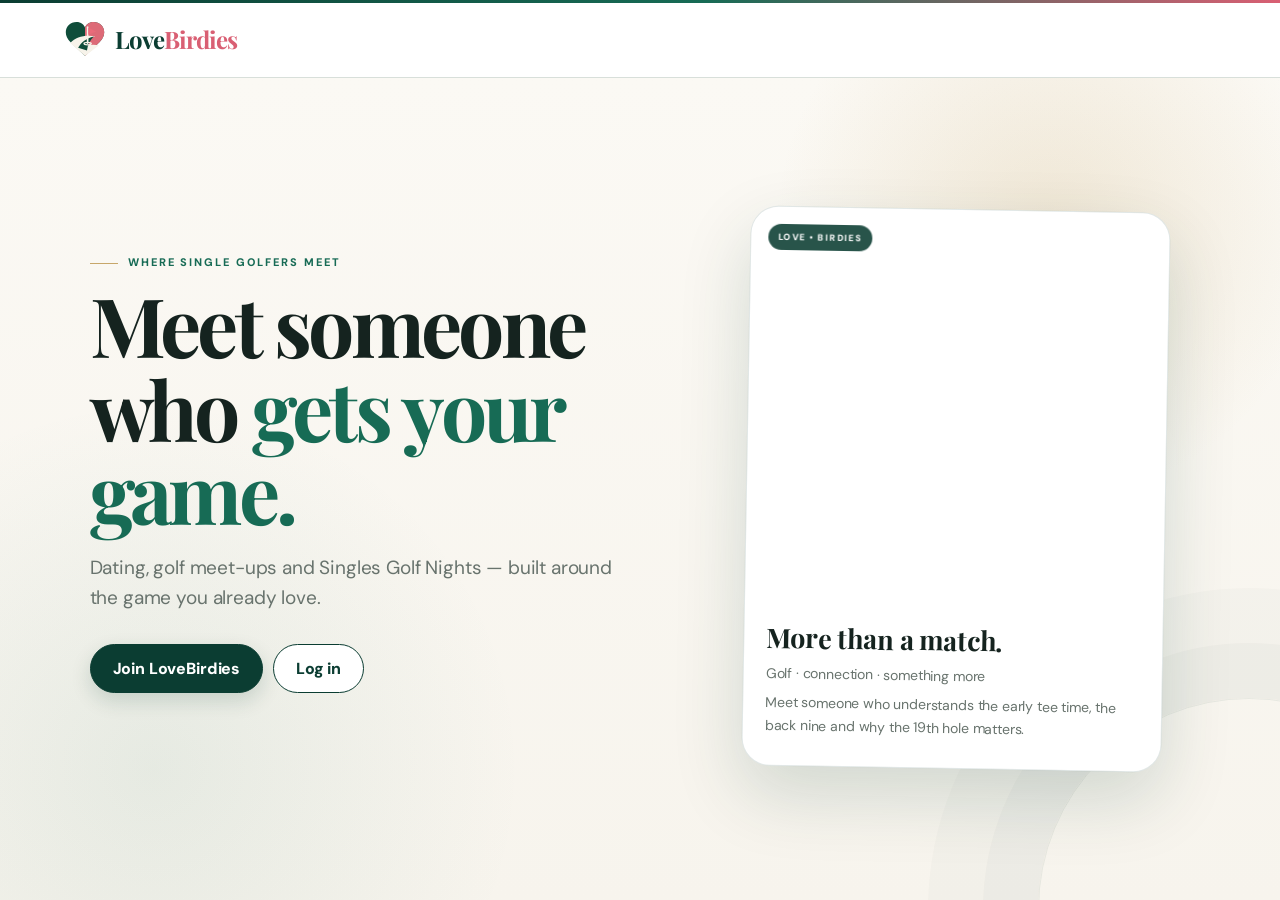
<file: static/index.html>
<!doctype html><html lang="en"><head><meta charset="utf-8"><meta name="viewport" content="width=device-width,initial-scale=1"><title>LoveBirdies — Where single golfers meet</title><meta name="description" content="LoveBirdies brings single golfers together through dating, golf meet-ups and Singles Golf Nights."><link rel="icon" type="image/svg+xml" href="/static/lovebirdies-mark.svg"><link rel="preconnect" href="https://fonts.googleapis.com"><link rel="preconnect" href="https://fonts.gstatic.com" crossorigin><link href="https://fonts.googleapis.com/css2?family=DM+Sans:wght@400;500;600;700&family=Playfair+Display:wght@700&display=swap" rel="stylesheet"><link rel="stylesheet" href="/static/styles.css?v=20260912-brand2"><link rel="stylesheet" href="/static/logo-override.css?v=20260912-logo1"><link rel="stylesheet" href="/static/golf.css?v=20260912-brand2"><link rel="stylesheet" href="/static/mobile.css?v=20260922-home1"></head><body>
<header><div class="brand"><img src="/static/lovebirdies-mark.svg" alt=""><b>Love<span>Birdies</span></b></div><nav id="nav"><button data-view="home">Home</button><button data-view="discover">Discover</button><button data-view="golf">Golf</button><button data-view="matches">Matches</button><button data-view="chats">Chats <span id="chatBadge" class="badge hidden">0</span></button><button data-view="profile">My profile</button><button id="logout">Log out</button></nav></header><main>
<section id="welcome" class="welcome"><div class="hero"><div><div class="eyebrow">Where single golfers meet</div><h1>Meet someone who <em>gets your game.</em></h1><p>Dating, golf meet-ups and Singles Golf Nights — built around the game you already love.</p><div class="hero-actions"><button class="primary" id="showRegister">Join LoveBirdies</button><button class="secondary" id="showLogin">Log in</button><button class="secondary hidden" id="enterApp">Enter LoveBirdies</button></div></div><div class="visual"><div class="card"><div class="hero-photo"></div><div class="pad"><h3>More than a match.</h3><p>Golf · connection · something more</p><p>Meet someone who understands the early tee time, the back nine and why the 19th hole matters.</p></div></div></div></div></section>
<section id="app" class="hidden app-shell"><aside><button class="side active" data-view="home">⌂ Home</button><button class="side" data-view="discover">♥ Discover</button><button class="side" data-view="golf">⛳ Golf</button><button class="side" data-view="matches">☻ Matches</button><button class="side" data-view="chats">✉ Chats <span id="sideChatBadge" class="badge hidden">0</span></button><button class="side" data-view="profile">⚙ My profile</button><div class="aside-note"><b>LoveBirdies</b><p>Where single golfers meet — on the app, on the course and at the clubhouse.</p></div></aside><div class="content">
<section id="homeView" class="view"><div class="home-welcome"><div class="eyebrow">Your LoveBirdies home</div><h2 id="homeHello">Who might you meet today?</h2><p>Golf, good company and maybe something more.</p></div><div class="home-search"><h3>Find golfers</h3><div class="home-search-grid"><label>Interested in<select id="homeInterested"><option>Women</option><option>Men</option><option>Everyone</option></select></label><label>Age from<input id="homeMinAge" type="number" min="18" max="99"></label><label>Age to<input id="homeMaxAge" type="number" min="18" max="99"></label><label>Distance<select id="homeRadius"><option value="10">10 km</option><option value="25">25 km</option><option value="50">50 km</option><option value="100">100 km</option><option value="250">250 km</option></select></label></div><button class="primary full" id="homeFind">Find golfers ♥</button></div><div class="home-cards"><button class="home-card" data-home-go="golf"><span>⛳</span><div><b>Fancy a Round?</b><small>Find playing partners and member meet-ups.</small></div><strong>→</strong></button><button class="home-card" data-home-go="golf"><span>🎉</span><div><b>Singles Golf Nights</b><small>See upcoming club-hosted events.</small></div><strong>→</strong></button><button class="home-card" data-home-go="chats"><span>💬</span><div><b>Your conversations</b><small>Pick up where you left off.</small></div><strong>→</strong></button></div></section>
<section id="discoverView" class="view"><div class="topline"><div><div class="eyebrow">Discover</div><h2>Meet golfers</h2><p class="meta" id="discoverSummary"></p></div><button class="secondary" id="refresh">Refresh</button></div><div id="profiles" class="profiles"></div></section>
<section id="golfView" class="view hidden"><div class="golf-hero"><div><div class="eyebrow">Meet through the game</div><h2>Golf together.</h2><p>Suggest a round, meet at the 19th or join a Singles Golf Night hosted by a LoveBirdies golf club.</p></div><div><button class="primary" id="newGolfPost">+ Post a meet-up</button><br><a class="club-link" href="/clubs">Are you a golf club? Host an event →</a></div></div><div class="golf-section-title"><div><div class="eyebrow">Hosted by golf clubs</div><h2>Singles Golf Nights</h2><p class="meta">Golf clubs choose the date, format and capacity. LoveBirdies brings the singles.</p></div></div><div id="singlesEvents" class="golf-event-grid"></div><div class="golf-section-title"><div><div class="eyebrow">Member meet-ups</div><h2>Fancy a Round? & 19th Hole</h2><p class="meta">Low-pressure ways to meet another golfer.</p></div><button class="secondary" onclick="GOLF.load()">Refresh</button></div><div id="memberGolfPosts" class="golf-feed"></div></section>
<section id="matchesView" class="view hidden"><div class="eyebrow">Connections</div><h2>Your matches</h2><p class="meta">Mutual matches can message each other privately.</p><div id="matches" class="matches"></div></section>
<section id="chatsView" class="view hidden"><div class="eyebrow">Messages</div><h2>Your chats</h2><div class="chat-shell"><div class="conversation-panel"><div id="conversationList" class="conversation-list"></div></div><div class="chat-panel"><div id="chatEmpty" class="chat-empty"><div class="bigheart">♥</div><h3>Start a conversation</h3><p>Select a match to open your private chat.</p></div><div id="activeChat" class="hidden"><div id="chatHeader" class="chat-header"></div><div id="messages" class="messages"></div><form id="messageForm" class="composer"><input id="messageInput" placeholder="Write a message…" autocomplete="off" maxlength="1000"><button class="primary">Send</button></form></div></div></div></section>
<section id="profileView" class="view hidden"><div class="eyebrow">Your account</div><h2>Profile & matching preferences</h2><form id="profileForm" class="profile-form"><label>Profile photo<div id="photoPreview" style="width:180px;height:180px;border-radius:20px;background:#edf2ef center/cover no-repeat;margin:8px 0 12px"></div><input id="photoFile" type="file" accept="image/jpeg,image/png,image/webp"><small>JPG, PNG or WebP · maximum 5 MB</small></label><button type="button" class="secondary" id="uploadPhoto">Upload photo</button><h3>About you</h3><div class="grid2"><label>Name<input name="name"></label><label>Age<input name="age" type="number" min="18" max="99"></label></div><div class="grid2"><label>Area / town<input name="location" placeholder="e.g. Donabate"><small>Only this area name is shown to other members.</small></label><label>Handicap<input name="handicap" type="number" min="0" max="54" step="0.1"></label></div><div class="location-box"><div><b>Distance matching</b><p id="locationStatus" class="meta">Distance matching is not enabled yet.</p><small>Your browser location is rounded before storage. Other members see only an approximate distance, never your coordinates.</small></div><button type="button" class="secondary" id="setAreaLocation">Enable distance matching</button></div><div class="grid2"><label>I am<select name="gender"><option></option><option>Woman</option><option>Man</option><option>Non-binary</option><option>Prefer not to say</option></select></label><label>Interested in<select name="interested_in"><option></option><option>Women</option><option>Men</option><option>Everyone</option></select></label></div><label>Looking for<select name="looking_for"><option>A serious relationship</option><option>Dating and seeing where it goes</option><option>New connections</option></select></label><div class="grid2"><label>Golf style<select name="golf_style"><option>Social golfer</option><option>Competitive golfer</option><option>Casual golfer</option><option>Beginner golfer</option></select></label><label>Home club<input name="home_club"></label></div><label>About me<textarea name="bio" rows="4" placeholder="A little about you, on and off the course..."></textarea></label><h3>Who you'd like to meet</h3><div class="grid2"><label>Minimum age<input name="min_age" type="number" min="18" max="99"></label><label>Maximum age<input name="max_age" type="number" min="18" max="99"></label></div><label>Search radius<select name="search_radius"><option value="10">10 km</option><option value="25">25 km</option><option value="50">50 km</option><option value="100">100 km</option><option value="250">250 km</option></select></label><input type="hidden" name="onboarding_complete" value="1"><button class="primary">Save profile & preferences</button><div class="danger-zone"><h3>Account</h3><p class="meta">Deleting your account permanently removes your profile, likes, matches and messages.</p><button type="button" class="danger" id="deleteAccount">Delete my account</button></div></form></section></div></section></main>
<dialog id="authDialog"><form id="authForm" class="modal"><button type="button" class="x" id="closeAuth">×</button><div class="brand"><img src="/static/lovebirdies-mark.svg" alt=""><b>Love<span>Birdies</span></b></div><h2 id="authTitle">Create account</h2><p id="authSub">Start with the basics. We'll build your matching preferences next.</p><div id="registerFields"><label>First name<input name="name"></label><div class="grid2"><label>Age<input name="age" type="number" min="18"></label><label>Handicap<input name="handicap" type="number" min="0" max="54" step="0.1"></label></div><label>Area / town<input name="location" placeholder="e.g. Donabate"></label></div><label>Email<input name="email" type="email" required></label><label>Password<input name="password" type="password" required minlength="8"></label><button class="primary full" id="authSubmit">Create account</button><p class="error" id="authError"></p></form></dialog>
<dialog id="onboardingDialog"><div class="modal"><div class="brand"><img src="/static/lovebirdies-mark.svg" alt=""><b>Love<span>Birdies</span></b></div><div class="eyebrow" style="margin-top:24px">One more step</div><h2>Let's improve your matches.</h2><p>Add a photo, set your preferences and optionally enable approximate distance matching.</p><button class="primary full" id="startOnboarding">Complete my profile</button><button class="secondary full" id="laterOnboarding" style="margin-top:10px">I'll do it later</button></div></dialog>
<dialog id="golfPostDialog"><form id="golfPostForm" class="modal"><button type="button" class="x" id="closeGolfPost">×</button><div class="eyebrow">Golf meet-up</div><h2>Make a plan</h2><label>What do you fancy?<select name="kind"><option value="round">⛳ Fancy a Round?</option><option value="19th">🍷 19th Hole</option></select></label><label>Golf club / venue<input name="venue" placeholder="e.g. Donabate Golf Club" required></label><div class="grid2"><label>Date<input name="event_date" type="date" required></label><label>Time<input name="event_time" type="time" required></label></div><div class="grid2"><label>Golf<select name="holes"><option value="18 holes">18 holes</option><option value="9 holes">9 holes</option><option value="Clubhouse only">Clubhouse only</option></select></label><label>Style<select name="style"><option>Social</option><option>Relaxed</option><option>Competitive</option></select></label></div><label>Note<textarea name="notes" rows="3" placeholder="Anything you'd like people to know..."></textarea></label><input type="hidden" name="capacity" value="2"><button class="primary full">Post to LoveBirdies</button></form></dialog>
<dialog id="reportDialog"><form id="reportForm" class="modal"><button type="button" class="x" id="closeReport">×</button><div class="eyebrow">Safety</div><h2>Report profile</h2><p id="reportName" class="meta"></p><input type="hidden" id="reportUserId"><label>Reason<select id="reportReason" required><option value="">Choose a reason</option><option>Fake profile or scam</option><option>Harassment or abusive behaviour</option><option>Inappropriate content</option><option>Underage concern</option><option>Spam</option><option>Other safety concern</option></select></label><label>Details<textarea id="reportDetails" rows="4"></textarea></label><button class="primary full" type="submit">Submit report</button></form></dialog>
<dialog id="deleteDialog"><form id="deleteForm" class="modal"><button type="button" class="x" id="closeDelete">×</button><div class="eyebrow">Permanent action</div><h2>Delete your account?</h2><p>This cannot be undone. Enter your password to confirm.</p><label>Password<input id="deletePassword" type="password" required></label><button class="danger full" type="submit">Permanently delete account</button><p class="error" id="deleteError"></p></form></dialog>
<dialog id="matchDialog"><div class="modal center"><div class="bigheart">♥</div><div class="eyebrow">It's a birdie!</div><h2>It's a match</h2><p>You can now message each other privately.</p><button class="primary full" id="closeMatch">Great</button></div></dialog><div id="toast" class="toast"></div><script src="/static/private-photos.js?v=1"></script><script src="/static/app.js?v=20261015-privatephotos"></script><script src="/static/golf.js?v=20260912-brand2"></script><script>
/* navigation safety binding */
document.addEventListener('DOMContentLoaded',function(){
 document.querySelectorAll('[data-view]').forEach(function(b){b.addEventListener('click',function(){if(typeof showView==='function')showView(b.dataset.view)})});
 document.querySelectorAll('[data-home-go]').forEach(function(b){b.addEventListener('click',function(){if(typeof showView==='function')showView(b.dataset.homeGo)})});
});
</script></body></html>
</file>
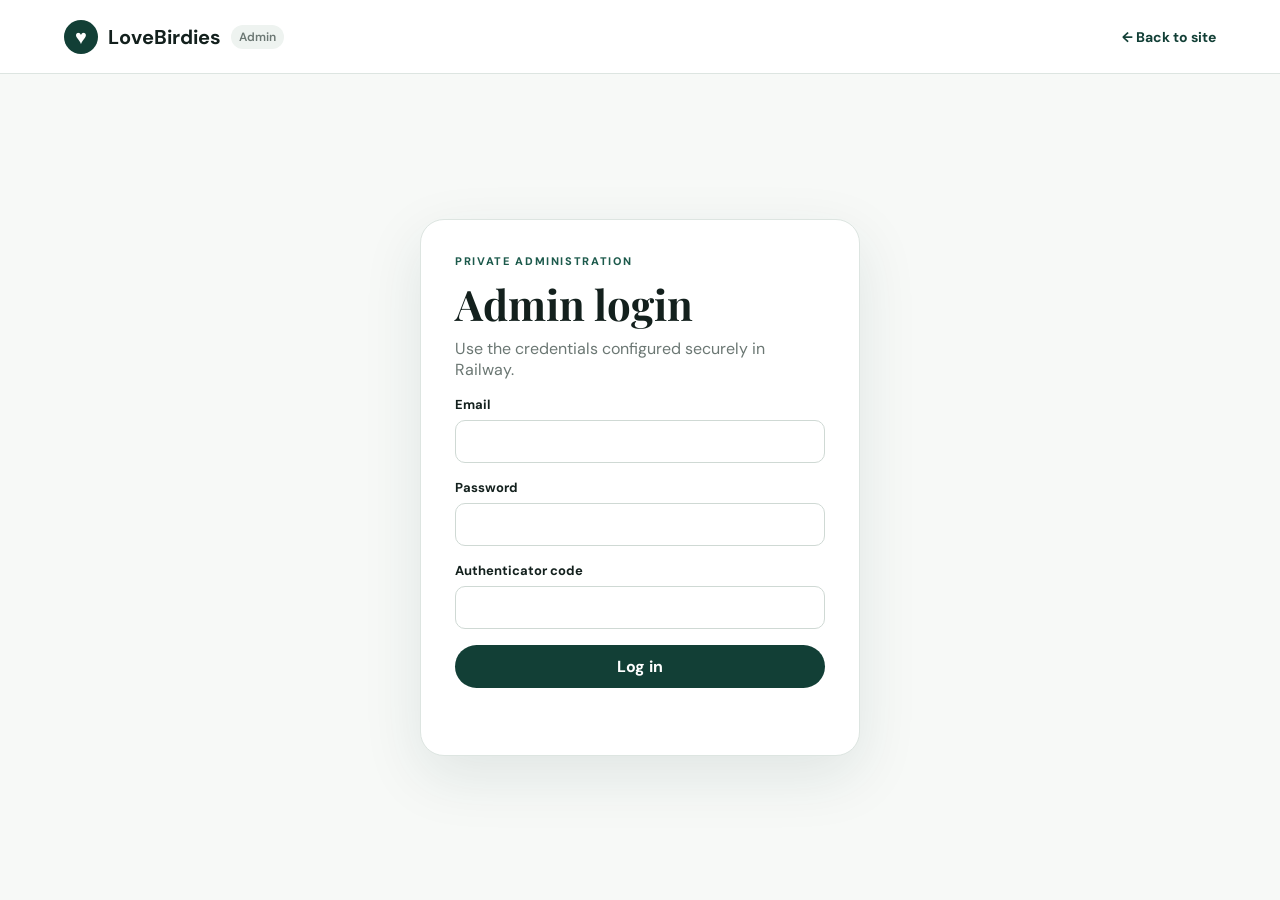
<file: static/admin.html>
<!doctype html>
<html lang="en">
<head>
  <meta charset="utf-8">
  <meta name="viewport" content="width=device-width,initial-scale=1">
  <title>LoveBirdies Admin</title>
  <link rel="preconnect" href="https://fonts.googleapis.com">
  <link rel="preconnect" href="https://fonts.gstatic.com" crossorigin>
  <link href="https://fonts.googleapis.com/css2?family=DM+Sans:wght@400;500;600;700&family=Playfair+Display:wght@700&display=swap" rel="stylesheet">
  <link rel="stylesheet" href="/static/admin.css?v=20260911-2235">
</head>
<body>
  <header class="admin-header"><div class="brand"><span>♥</span>LoveBirdies <small>Admin</small></div><a href="/" class="back-link">← Back to site</a></header>
  <main>
    <section id="loginPanel" class="login-wrap">
      <form id="adminLoginForm" class="login-card"><div class="eyebrow">Private administration</div><h1>Admin login</h1><p>Use the credentials configured securely in Railway.</p><label>Email<input id="adminEmail" type="email" autocomplete="username" required></label><label>Password<input id="adminPassword" type="password" autocomplete="current-password" required></label><label>Authenticator code<input id="adminOtp" type="text" inputmode="numeric" pattern="[0-9]{6}" maxlength="6" autocomplete="one-time-code" required></label><button class="primary" type="submit">Log in</button><p id="loginError" class="error"></p></form>
    </section>
    <section id="dashboard" class="dashboard hidden">
      <div class="dashboard-top"><div><div class="eyebrow">Overview</div><h1>LoveBirdies admin</h1><p>Private account, activity and safety overview.</p></div><button id="adminLogout" class="secondary">Log out</button></div>
      <div class="stats"><article><span id="statUsers">0</span><small>Registered users</small></article><article><span id="statLikes">0</span><small>Likes sent</small></article><article><span id="statMatches">0</span><small>Matches</small></article><article><span id="statMessages">0</span><small>Messages</small></article><article><span id="statReports">0</span><small>Open reports</small></article></div>
      <div class="table-card">
        <div class="table-head"><div><h2>Safety reports</h2><p>Review member-submitted reports and update their status.</p></div></div>
        <div class="table-scroll"><table><thead><tr><th>Reported member</th><th>Reported by</th><th>Reason</th><th>Details</th><th>Submitted</th><th>Status</th></tr></thead><tbody id="reportsBody"></tbody></table></div>
        <div id="reportsEmpty" class="empty hidden">No reports found.</div>
      </div>
      <div class="table-card">
        <div class="table-head"><div><h2>Golf Clubs & Events</h2><p>Manage partner clubs and remove test or unwanted events.</p></div></div>
        <div class="table-scroll"><table><thead><tr><th>Club</th><th>Email</th><th>Location</th><th>Events</th><th>Bookings</th><th>Manage</th></tr></thead><tbody id="clubsBody"></tbody></table></div>
        <div id="clubsEmpty" class="empty hidden">No golf clubs found.</div>
        <div id="clubEventsPanel" class="hidden" style="padding:20px"><h2 id="clubEventsTitle">Club events</h2><div id="clubEventsList"></div></div>
      </div>
      <div class="table-card">
        <div class="table-head"><div><h2>Accounts</h2><p>Passwords are never shown.</p></div><input id="search" placeholder="Search name, email or location"></div>
        <div class="table-scroll"><table><thead><tr><th>Name</th><th>Email</th><th>Age</th><th>Location</th><th>Handicap</th><th>Home club</th><th>Looking for</th><th>Joined</th></tr></thead><tbody id="usersBody"></tbody></table></div>
        <div id="emptyState" class="empty hidden">No accounts found.</div>
      </div>
    </section>
  </main>
  <script src="/static/admin.js?v=20260922-clubs1"></script>
</body>
</html>
</file>
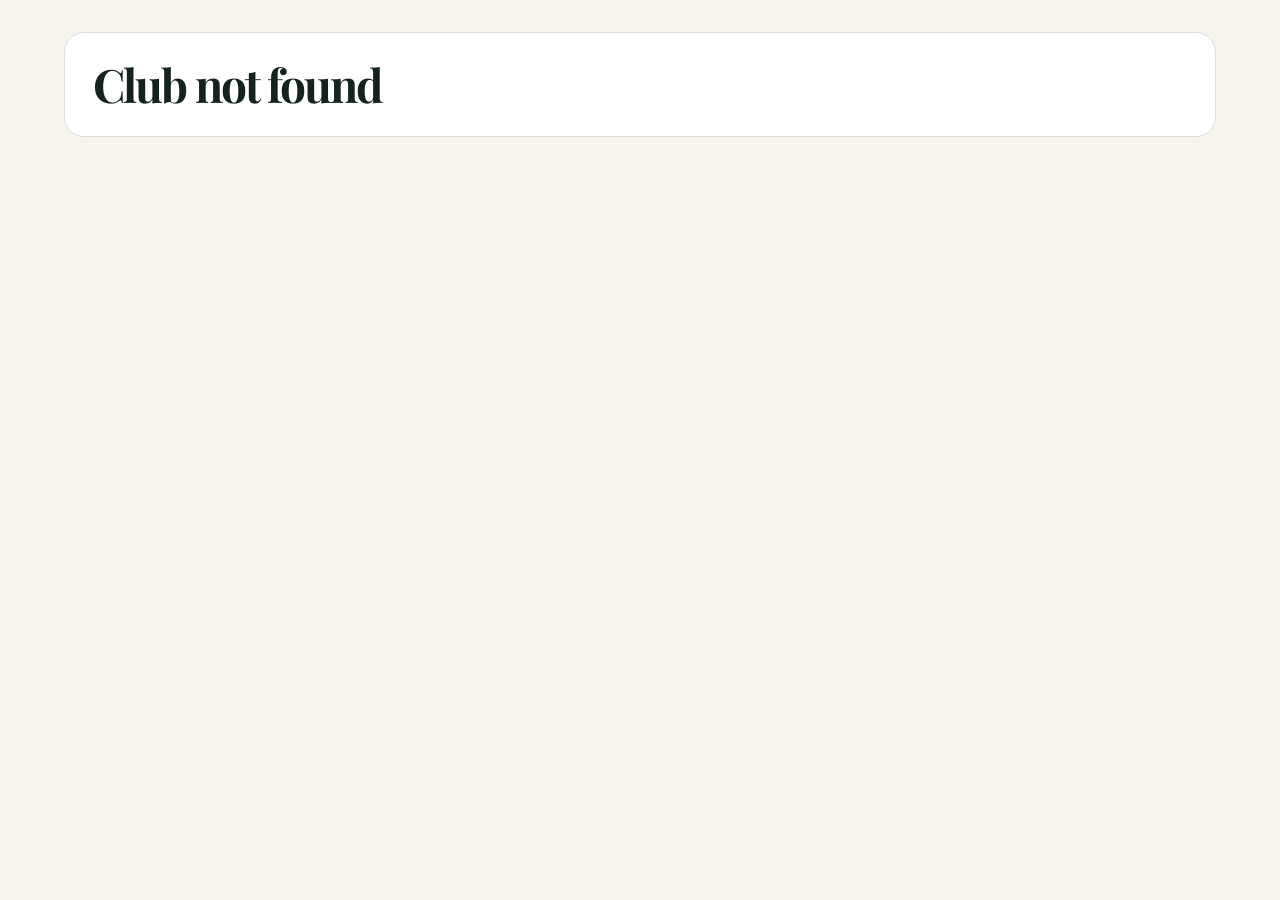
<file: static/club-profile.html>
<!doctype html><html><head><meta charset="utf-8"><meta name="viewport" content="width=device-width,initial-scale=1"><title>LoveBirdies Club Profile</title><link rel="preconnect" href="https://fonts.googleapis.com"><link rel="preconnect" href="https://fonts.gstatic.com" crossorigin><link href="https://fonts.googleapis.com/css2?family=DM+Sans:wght@400;500;600;700&family=Playfair+Display:wght@700&display=swap" rel="stylesheet"><link rel="stylesheet" href="/static/styles.css?v=20260912-brand1"><link rel="stylesheet" href="/static/golf.css?v=20260912-brand1"></head><body><header><div class="brand"><span>♥</span>LoveBirdies</div><a href="/">Back to LoveBirdies</a></header><main class="public-club"><section id="clubHero" class="public-club-hero"><div id="clubHeroImage" class="club-hero-image"></div><div class="club-profile-overlay"><div id="clubLogo" class="club-logo">⛳</div><div><div class="eyebrow light">LoveBirdies Club Partner</div><h1 id="publicClubName">Golf Club</h1><p id="publicClubTagline"></p><div id="verifiedBadge" class="verified-club hidden">✓ Verified LoveBirdies Club</div></div></div></section><section class="club-public-grid"><div><div class="club-about-card"><div class="eyebrow">Meet here through LoveBirdies</div><h2 id="clubLocation"></h2><p id="clubDescription"></p><a id="clubWebsite" class="primary hidden" target="_blank" rel="noopener">Visit club website</a></div><div class="club-stat-grid public-stats"><article><strong id="publicUpcoming">0</strong><small>Upcoming events</small></article><article><strong id="publicPast">0</strong><small>Past events</small></article><article><strong id="publicBookings">0</strong><small>LoveBirdies bookings</small></article></div></div><div><div class="eyebrow">Singles Golf Nights</div><h2>Upcoming at this club</h2><div id="publicUpcomingEvents" class="golf-feed public-events"></div></div></section><section class="past-events-section"><div class="eyebrow">LoveBirdies event history</div><h2>Previous Singles Golf Nights</h2><div id="publicPastEvents" class="golf-event-grid"></div></section></main><div id="toast" class="toast"></div><script src="/static/club-profile.js?v=20260912-brand1"></script></body></html>
</file>
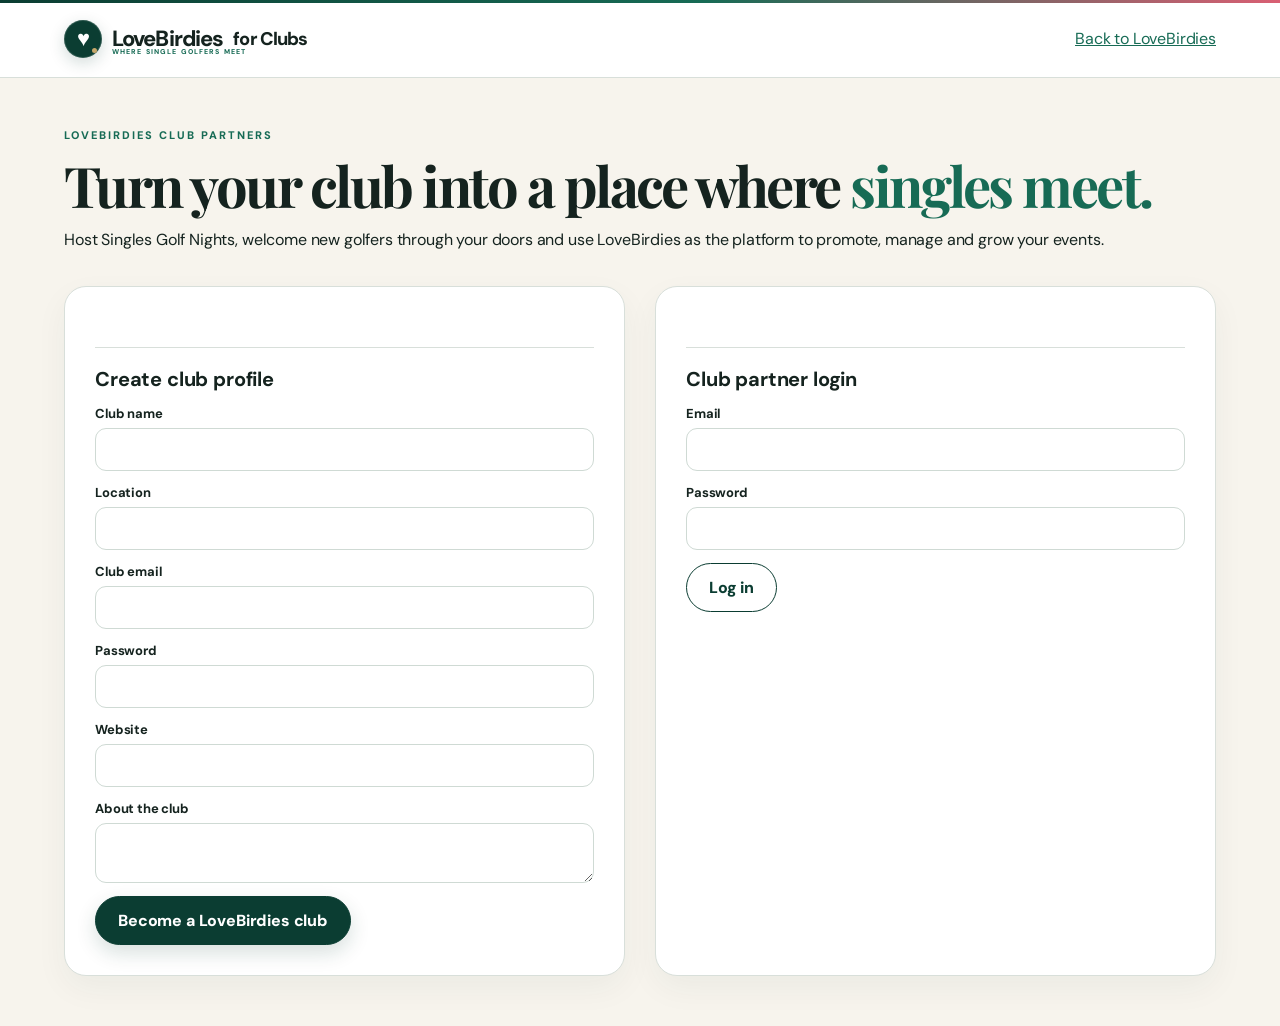
<file: static/clubs.html>
<!doctype html><html><head><meta charset="utf-8"><meta name="viewport" content="width=device-width,initial-scale=1"><title>LoveBirdies for Golf Clubs</title><link rel="preconnect" href="https://fonts.googleapis.com"><link rel="preconnect" href="https://fonts.gstatic.com" crossorigin><link href="https://fonts.googleapis.com/css2?family=DM+Sans:wght@400;500;600;700&family=Playfair+Display:wght@700&display=swap" rel="stylesheet"><link rel="stylesheet" href="/static/styles.css?v=20260912-brand1"><link rel="stylesheet" href="/static/golf.css?v=20260912-brand1"></head><body><header><div class="brand"><span>♥</span>LoveBirdies <small>for Clubs</small></div><a href="/">Back to LoveBirdies</a></header><main class="club-portal"><section id="clubAuth"><div class="eyebrow">LoveBirdies club partners</div><h1 style="font-size:56px">Turn your club into a place where <em>singles meet.</em></h1><p>Host Singles Golf Nights, welcome new golfers through your doors and use LoveBirdies as the platform to promote, manage and grow your events.</p><div class="club-auth-grid"><form id="clubRegister" class="profile-form"><h3>Create club profile</h3><label>Club name<input name="name" required></label><label>Location<input name="location" required></label><label>Club email<input name="email" type="email" required></label><label>Password<input name="password" type="password" minlength="8" required></label><label>Website<input name="website"></label><label>About the club<textarea name="description"></textarea></label><button class="primary">Become a LoveBirdies club</button></form><form id="clubLogin" class="profile-form"><h3>Club partner login</h3><label>Email<input name="email" type="email" required></label><label>Password<input name="password" type="password" required></label><button class="secondary">Log in</button></form></div></section><section id="clubDash" class="hidden"><div class="topline"><div><div class="eyebrow">Club partner portal</div><h2 id="clubName"></h2><p id="clubMeta" class="meta"></p></div><div style="display:flex;gap:10px"><a id="publicProfileLink" class="secondary" target="_blank">View public profile</a><button id="clubLogout" class="secondary">Log out</button></div></div><div class="club-dashboard-grid"><div><form id="clubProfileForm" class="profile-form"><h3>Club profile</h3><label>Club name<input name="name" required></label><label>Tagline<input name="tagline" placeholder="e.g. A welcoming links club on Dublin's coast"></label><label>Location<input name="location" required></label><label>Website<input name="website" placeholder="https://..."></label><label>Contact name<input name="contact_name"></label><label>Logo image URL<input name="logo" placeholder="https://..."><small>For now, paste a direct image URL. Club image upload can come next.</small></label><label>Hero / course image URL<input name="hero_image" placeholder="https://..."></label><label>About the club<textarea name="description" rows="5"></textarea></label><button class="primary">Save club profile</button></form><form id="eventForm" class="profile-form"><h3>Create Singles Golf Night</h3><label>Event title<input name="title" value="LoveBirdies Singles Golf Night" required></label><div class="grid2"><label>Date<input name="event_date" type="date" required></label><label>Start time<input name="event_time" type="time" required></label></div><label>Format<select name="format"><option>9-hole social golf + food</option><option>18-hole social golf</option><option>9-hole scramble + drinks</option><option>Golf & brunch</option><option>Clubhouse social</option></select></label><div class="grid2"><label>Price €<input name="price" type="number" min="0" step="0.01" value="35"></label><label>Capacity<input name="capacity" type="number" min="4" max="200" value="24"></label></div><label>Description<textarea name="description" rows="4" placeholder="Tell members what the evening includes..."></textarea></label><button class="primary">Publish event</button></form></div><div><div class="club-stat-grid"><article><strong id="statUpcoming">0</strong><small>Upcoming events</small></article><article><strong id="statBookings">0</strong><small>Total bookings</small></article></div><h3>Your events</h3><div id="clubEvents" class="golf-feed"></div><div id="attendeePanel" class="profile-form hidden"><h3 id="attendeeTitle">Attendees</h3><div id="attendeeList"></div></div></div></div></section></main><div id="toast" class="toast"></div><script src="/static/clubs.js?v=20260912-brand1"></script></body></html>
</file>
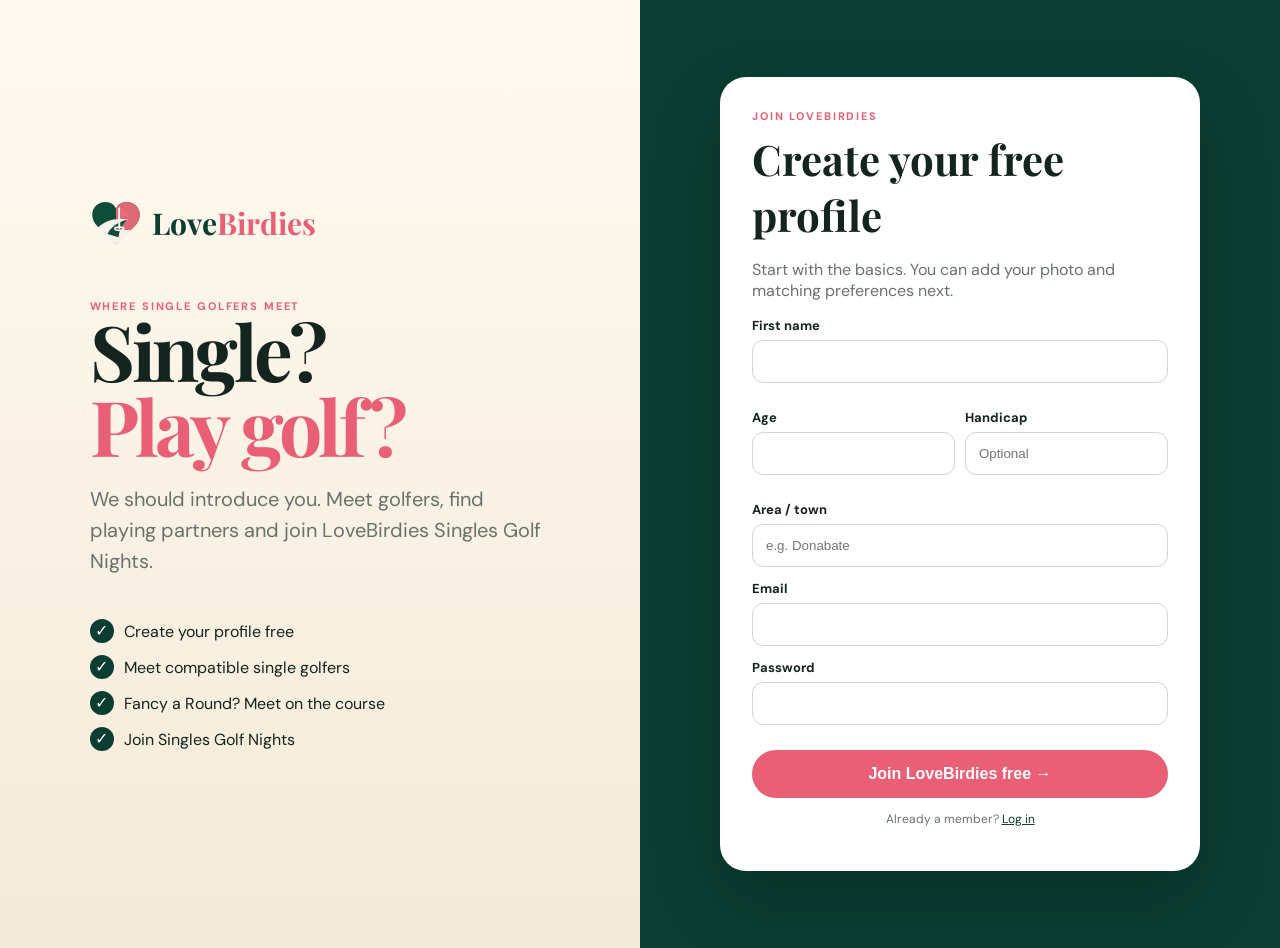
<file: static/join.html>
<!doctype html><html lang="en"><head><meta charset="utf-8"><meta name="viewport" content="width=device-width,initial-scale=1"><title>Join LoveBirdies — Where single golfers meet</title><meta name="description" content="Join LoveBirdies free and meet single golfers through matches, rounds and Singles Golf Nights."><link rel="icon" href="/static/lovebirdies-mark.svg"><link rel="preconnect" href="https://fonts.googleapis.com"><link rel="preconnect" href="https://fonts.gstatic.com" crossorigin><link href="https://fonts.googleapis.com/css2?family=DM+Sans:wght@400;600;700&family=Playfair+Display:wght@700&display=swap" rel="stylesheet"><style>
:root{--g:#0b3d32;--pink:#e95f76;--cream:#f8f4eb;--ink:#14241f;--muted:#68736d}*{box-sizing:border-box}body{margin:0;background:var(--cream);color:var(--ink);font-family:'DM Sans',sans-serif}.page{min-height:100vh;display:grid;grid-template-columns:1fr 1fr}.story{padding:7vw;background:linear-gradient(180deg,#fffaf1,#f4ead8);display:flex;flex-direction:column;justify-content:center}.brand{display:flex;align-items:center;font:700 30px 'Playfair Display';color:var(--g);margin-bottom:50px}.brand img{width:52px;margin-right:10px}.brand span{color:var(--pink)}h1{font:700 clamp(52px,6vw,88px)/.98 'Playfair Display';margin:0;letter-spacing:-.04em}.pink{color:var(--pink)}.lead{font-size:20px;color:var(--muted);line-height:1.55;max-width:570px}.ticks{display:grid;gap:12px;margin-top:22px}.ticks div:before{content:'✓';color:#fff;background:var(--g);border-radius:50%;display:inline-grid;place-items:center;width:24px;height:24px;margin-right:10px}.signup{background:var(--g);padding:6vw;display:flex;align-items:center;justify-content:center}.card{background:#fff;width:min(100%,480px);padding:32px;border-radius:26px;box-shadow:0 30px 70px #0003}.eyebrow{text-transform:uppercase;letter-spacing:.17em;color:var(--pink);font-size:11px;font-weight:700}.card h2{font:700 42px 'Playfair Display';margin:8px 0}.card p{color:var(--muted)}label{display:block;font-size:13px;font-weight:700;margin:13px 0}input{display:block;width:100%;margin-top:6px;padding:13px;border:1px solid #ccd8d2;border-radius:11px;font:16px inherit}.grid{display:grid;grid-template-columns:1fr 1fr;gap:10px}.btn{width:100%;border:0;border-radius:999px;background:var(--pink);color:#fff;padding:15px;font-weight:700;font-size:16px;margin-top:12px}.error{color:#a72e3c;font-size:13px}.small{text-align:center;font-size:12px}.small a{color:var(--g)}@media(max-width:760px){.page{display:block}.story{padding:30px 20px 25px}.brand{font-size:24px;margin-bottom:25px}.brand img{width:42px}h1{font-size:48px}.lead{font-size:17px}.ticks{font-size:14px}.signup{padding:18px 14px 40px}.card{padding:24px 18px;border-radius:22px}.card h2{font-size:36px}.grid{grid-template-columns:1fr 1fr}}
</style></head><body><main class="page"><section class="story"><div class="brand"><img src="/static/lovebirdies-mark.svg" alt="">Love<span>Birdies</span></div><div class="eyebrow">Where single golfers meet</div><h1>Single?<br><span class="pink">Play golf?</span></h1><p class="lead">We should introduce you. Meet golfers, find playing partners and join LoveBirdies Singles Golf Nights.</p><div class="ticks"><div>Create your profile free</div><div>Meet compatible single golfers</div><div>Fancy a Round? Meet on the course</div><div>Join Singles Golf Nights</div></div></section><section class="signup"><form id="joinForm" class="card"><div class="eyebrow">Join LoveBirdies</div><h2>Create your free profile</h2><p>Start with the basics. You can add your photo and matching preferences next.</p><label>First name<input name="name" required autocomplete="given-name"></label><div class="grid"><label>Age<input name="age" type="number" min="18" max="99" required></label><label>Handicap<input name="handicap" type="number" min="0" max="54" step=".1" placeholder="Optional"></label></div><label>Area / town<input name="location" required placeholder="e.g. Donabate"></label><label>Email<input name="email" type="email" required autocomplete="email"></label><label>Password<input name="password" type="password" minlength="8" required autocomplete="new-password"></label><button class="btn">Join LoveBirdies free →</button><p id="err" class="error"></p><p class="small">Already a member? <a href="/">Log in</a></p></form></section></main><script>
document.getElementById('joinForm').onsubmit=async e=>{e.preventDefault();const f=new FormData(e.target),b=e.target.querySelector('button'),err=document.getElementById('err');err.textContent='';b.disabled=true;b.textContent='Creating profile…';try{const body={name:f.get('name'),age:Number(f.get('age')),handicap:f.get('handicap')?Number(f.get('handicap')):null,location:f.get('location'),email:f.get('email'),password:f.get('password')};const r=await fetch('/api/register',{method:'POST',headers:{'Content-Type':'application/json'},body:JSON.stringify(body)}),d=await r.json();if(!r.ok)throw new Error(d.detail||'Could not create account');localStorage.setItem('lb_token',d.token);location.href='/?welcome=instagram'}catch(x){err.textContent=x.message;b.disabled=false;b.textContent='Join LoveBirdies free →'}};
</script></body></html>
</file>
<file: static/styles.css>
:root{--g:#0b3d32;--g2:#176b55;--g3:#245f50;--bg:#f7f4ed;--cream:#efe5d3;--cream2:#fbf8f2;--muted:#68736d;--line:#d8dfda;--rose:#d95f73;--gold:#c7a76a;--white:#fff;--ink:#15231f;--shadow:0 18px 50px rgba(11,61,50,.11)}*{box-sizing:border-box}html{scroll-behavior:smooth}body{margin:0;font-family:'DM Sans',sans-serif;background:var(--bg);color:var(--ink);letter-spacing:-.01em}button,input,select,textarea{font:inherit}button{cursor:pointer}a{color:var(--g2)}header{height:78px;padding:0 5vw;display:flex;align-items:center;justify-content:space-between;background:rgba(255,255,255,.96);border-bottom:1px solid var(--line);position:sticky;top:0;z-index:10;backdrop-filter:blur(14px)}header:before{content:"";position:absolute;left:0;right:0;top:0;height:3px;background:linear-gradient(90deg,var(--g),var(--g2) 55%,var(--rose))}.brand{display:flex;align-items:center;gap:10px;font-size:22px;font-weight:800;color:var(--ink);position:relative;letter-spacing:-.04em}.brand span{width:38px;height:38px;border-radius:50%;display:grid;place-items:center;background:var(--g);color:#fff;box-shadow:inset 0 0 0 1px rgba(255,255,255,.15),0 5px 16px rgba(11,61,50,.18);position:relative}.brand span:after{content:"";width:5px;height:5px;border-radius:50%;background:var(--gold);position:absolute;right:5px;bottom:5px}header .brand:after{content:"WHERE SINGLE GOLFERS MEET";position:absolute;left:48px;top:27px;font-size:7px;letter-spacing:.16em;color:var(--g2);font-weight:800;white-space:nowrap}nav{display:none;gap:6px;align-items:center}nav button,.side,.back{border:0;background:transparent;color:var(--muted);padding:10px 12px;border-radius:999px;font-weight:600;transition:.2s ease}nav button:hover,.side:hover{background:#eef3ef;color:var(--g)}.badge{display:inline-grid;place-items:center;min-width:20px;height:20px;padding:0 6px;border-radius:999px;background:var(--rose);color:#fff;font-size:11px;font-weight:800}.welcome{min-height:calc(100vh - 78px);display:grid;align-items:center;background:radial-gradient(circle at 82% 18%,rgba(199,167,106,.22),transparent 22%),radial-gradient(circle at 12% 84%,rgba(23,107,85,.08),transparent 28%),linear-gradient(180deg,#fbf9f4 0%,var(--bg) 100%);position:relative;overflow:hidden}.welcome:after{content:"";position:absolute;width:420px;height:420px;border:1px solid rgba(11,61,50,.07);border-radius:50%;right:-180px;bottom:-220px;box-shadow:0 0 0 55px rgba(11,61,50,.025),0 0 0 110px rgba(11,61,50,.018)}.hero{padding:72px 7vw;display:grid;grid-template-columns:1.08fr .92fr;gap:80px;align-items:center;max-width:1450px;margin:auto;width:100%;position:relative;z-index:1}.eyebrow{text-transform:uppercase;letter-spacing:.18em;font-size:11px;font-weight:800;color:var(--g2);margin-bottom:14px}.hero .eyebrow:before{content:"";display:inline-block;width:28px;height:1px;background:var(--gold);vertical-align:middle;margin-right:10px}h1,h2{font-family:'Playfair Display',serif;line-height:1.02;margin:0;letter-spacing:-.045em}h1{font-size:clamp(54px,6.4vw,92px)}h1 em{font-style:normal;color:var(--g2)}h2{font-size:46px}.hero p{font-size:19px;line-height:1.6;color:var(--muted);max-width:640px}.hero-actions{display:flex;gap:10px;margin:30px 0}.primary,.secondary,.danger{border-radius:999px;padding:13px 22px;font-weight:800;transition:.2s ease;letter-spacing:-.01em}.primary,.secondary{border:1px solid var(--g)}.primary{background:var(--g);color:#fff;box-shadow:0 8px 20px rgba(11,61,50,.16)}.primary:hover{background:var(--g2);border-color:var(--g2);transform:translateY(-1px)}.secondary{background:#fff;color:var(--g)}.secondary:hover{background:#f1f5f2}.danger{border:1px solid #a72e3c;background:#a72e3c;color:#fff}.full{width:100%}.visual{display:flex;justify-content:center}.card{background:#fff;border:1px solid rgba(11,61,50,.12);border-radius:28px;overflow:hidden;box-shadow:0 28px 70px rgba(11,61,50,.16);width:min(420px,100%);transform:rotate(1deg);position:relative}.card:before{content:"LOVE • BIRDIES";position:absolute;z-index:2;top:17px;left:17px;background:rgba(11,61,50,.88);color:#fff;font-size:9px;font-weight:800;letter-spacing:.15em;padding:7px 10px;border-radius:999px;backdrop-filter:blur(5px)}.hero-photo{height:390px;background:url('https://images.unsplash.com/photo-1592919505780-303950717480?auto=format&fit=crop&w=900&q=80') center/cover}.pad{padding:22px}.pad h3{margin:0;font-size:27px;font-family:'Playfair Display',serif}.pad p{font-size:14px;margin:7px 0;color:var(--muted)}.hidden{display:none!important}.app-shell{display:grid;grid-template-columns:240px 1fr;min-height:calc(100vh - 78px)}aside{background:#fff;border-right:1px solid var(--line);padding:26px 16px;display:flex;flex-direction:column;gap:7px}.side{text-align:left;font-weight:700}.side.active{background:var(--g);color:#fff;box-shadow:0 5px 15px rgba(11,61,50,.12)}.aside-note{margin-top:auto;background:linear-gradient(145deg,var(--cream2),var(--cream));padding:18px;border-radius:18px;font-size:12px;color:var(--muted);border:1px solid rgba(199,167,106,.28)}.aside-note b{color:var(--g);font-family:'Playfair Display',serif;font-size:18px}.content{padding:46px 4vw;max-width:1280px;width:100%}.topline{display:flex;justify-content:space-between;align-items:end;margin-bottom:28px}.profiles{display:grid;grid-template-columns:repeat(2,minmax(300px,480px));gap:28px;margin-top:28px}.profile{background:#fff;border:1px solid var(--line);border-radius:28px;overflow:hidden;box-shadow:var(--shadow)}.feature-profile{transition:.2s transform,.2s box-shadow}.feature-profile:hover{transform:translateY(-4px);box-shadow:0 26px 65px rgba(11,61,50,.15)}.profile-photo{height:470px;background:#dce5df center/cover;position:relative}.photo-overlay{position:absolute;left:16px;bottom:16px}.photo-overlay span{display:inline-block;background:rgba(10,39,33,.82);color:#fff;padding:8px 12px;border-radius:999px;font-size:13px;backdrop-filter:blur(6px)}.profile-body{padding:23px}.profile h3{margin:0 0 10px;font-size:30px;font-family:'Playfair Display',serif}.golf-tags{display:flex;gap:7px;flex-wrap:wrap}.golf-tags span{font-size:12px;padding:7px 10px;background:#edf3ef;color:var(--g);border-radius:999px;font-weight:700}.meta{color:var(--muted);font-size:13px}.bio{font-size:14px;min-height:44px}.bigbio{font-size:15px;line-height:1.55;margin:18px 0 12px}.looking{font-size:13px;color:var(--muted);padding-top:12px;border-top:1px solid var(--line)}.actions{display:flex;gap:10px;margin-top:16px}.discover-actions{justify-content:center;gap:22px;margin-top:22px}.circle{width:60px;height:60px;border-radius:50%;border:1px solid var(--line);background:#fff;font-size:27px;box-shadow:0 7px 20px rgba(11,61,50,.08);transition:.2s ease}.circle.like{color:var(--rose)}.circle:hover{transform:translateY(-2px) scale(1.04)}.safety-actions{display:flex;justify-content:center;gap:18px;margin-top:12px}.linkbtn{border:0;background:transparent;color:var(--muted);text-decoration:underline;font-size:12px;padding:4px}.empty-state{background:#fff;border:1px solid var(--line);border-radius:20px;padding:28px}.matches{display:grid;gap:12px;margin-top:28px}.match-row{background:#fff;border:1px solid var(--line);border-radius:18px;padding:14px;display:flex;align-items:center;gap:14px;box-shadow:0 8px 22px rgba(11,61,50,.05)}.avatar{width:64px;height:64px;border-radius:50%;background:#dce5df center/cover;flex:0 0 auto}.grow{flex:1}.match-row h3{margin:0}.chat-shell{display:grid;grid-template-columns:340px minmax(0,1fr);height:68vh;min-height:520px;margin-top:28px;background:#fff;border:1px solid var(--line);border-radius:24px;overflow:hidden;box-shadow:var(--shadow)}.conversation-panel{border-right:1px solid var(--line);overflow:auto;background:#fbfcfa}.conversation-list{display:flex;flex-direction:column}.conversation-row{display:flex;align-items:center;gap:12px;width:100%;border:0;border-bottom:1px solid var(--line);background:transparent;padding:14px;text-align:left;position:relative}.conversation-row:hover,.conversation-row.active{background:#edf3ef}.conversation-row .avatar{width:54px;height:54px}.conversation-copy{min-width:0;flex:1}.conversation-top{display:flex;justify-content:space-between;gap:10px;align-items:center}.conversation-top strong{font-size:14px}.conversation-top span{font-size:11px;color:var(--muted);white-space:nowrap}.conversation-preview{margin-top:4px;font-size:13px;color:var(--muted);white-space:nowrap;overflow:hidden;text-overflow:ellipsis}.unread-dot{min-width:22px;height:22px;padding:0 6px;border-radius:999px;background:var(--rose);color:#fff;display:grid;place-items:center;font-size:11px;font-weight:800}.chat-panel{min-width:0;display:flex;flex-direction:column;background:#fff}.chat-empty{margin:auto;text-align:center;color:var(--muted);padding:30px}.chat-empty h3{color:var(--ink);margin:8px 0}.chat-empty-inline{text-align:center;color:var(--muted);padding:35px}.chat-header{height:76px;border-bottom:1px solid var(--line);padding:14px 20px;display:flex;align-items:center;justify-content:space-between;gap:20px}.chat-header h3{margin:0;font-size:20px}.chat-header .eyebrow{margin-bottom:4px}.chat-secure{font-size:11px;color:var(--g);background:#edf3ef;padding:7px 10px;border-radius:999px}.messages{height:calc(68vh - 146px);min-height:360px;overflow:auto;background:#f8faf8;padding:22px;margin:0;display:flex;flex-direction:column;gap:10px}.msg{max-width:70%;padding:11px 14px;border-radius:18px 18px 18px 5px;background:#fff;border:1px solid var(--line);box-shadow:0 3px 8px rgba(11,61,50,.04)}.msg.mine{align-self:flex-end;background:var(--g);color:#fff;border-color:var(--g);border-radius:18px 18px 5px 18px}.msg span{display:block;line-height:1.45}.msg small{display:block;opacity:.65;margin-top:5px;font-size:10px}.composer{display:flex;gap:10px;padding:14px 18px;border-top:1px solid var(--line);background:#fff}.composer input{flex:1;margin:0}.profile-form{max-width:760px;margin-top:30px;background:#fff;border:1px solid var(--line);padding:30px;border-radius:22px;box-shadow:0 12px 32px rgba(11,61,50,.05)}.profile-form h3{font-size:20px;margin:30px 0 4px;padding-top:18px;border-top:1px solid var(--line)}label{display:flex;flex-direction:column;gap:6px;font-size:13px;font-weight:700;margin:13px 0}label small,.location-box small{font-weight:400;color:var(--muted);line-height:1.4}input,select,textarea{padding:12px;border:1px solid #cfdad4;border-radius:11px;background:#fff;width:100%;outline:none;transition:.2s border,.2s box-shadow}input:focus,select:focus,textarea:focus{border-color:var(--g2);box-shadow:0 0 0 3px rgba(23,107,85,.10)}.grid2{display:grid;grid-template-columns:1fr 1fr;gap:12px}.location-box{margin:18px 0;padding:18px;background:#f0f5f2;border:1px solid var(--line);border-radius:16px;display:flex;justify-content:space-between;align-items:center;gap:18px}.location-box p{margin:5px 0}.danger-zone{margin-top:32px;padding-top:20px;border-top:1px solid #efc7cc}.danger-zone h3{border:0!important;margin:0 0 6px!important;padding:0!important;color:#8d2431}.modal{padding:32px;position:relative;width:min(92vw,480px)}dialog{border:0;border-radius:24px;padding:0;box-shadow:0 30px 90px #0005}dialog::backdrop{background:rgba(7,35,29,.80);backdrop-filter:blur(5px)}.x{position:absolute;right:12px;top:10px;border:0;background:transparent;font-size:28px}.error{color:#a72e3c;font-size:13px}.center{text-align:center}.bigheart{font-size:54px;color:var(--rose)}.toast{position:fixed;bottom:24px;left:50%;transform:translate(-50%,20px);opacity:0;background:var(--ink);color:#fff;padding:11px 17px;border-radius:999px;transition:.2s;z-index:50}.toast.show{opacity:1;transform:translate(-50%,0)}@media(max-width:900px){.visual{display:none}.hero{grid-template-columns:1fr}.app-shell{grid-template-columns:1fr}aside{display:none}.profiles{grid-template-columns:1fr;max-width:560px}.content{padding:28px 20px}nav{display:flex}.chat-shell{grid-template-columns:280px 1fr}}@media(max-width:700px){.chat-shell{grid-template-columns:1fr;height:auto;min-height:0}.conversation-panel{border-right:0;border-bottom:1px solid var(--line);max-height:250px}.chat-panel{min-height:520px}.messages{height:380px;min-height:380px}}@media(max-width:620px){header{padding:0 16px;height:70px}header .brand{font-size:17px}.brand span{width:34px;height:34px}header .brand:after{display:none}nav{gap:1px}nav button{font-size:11px;padding:8px 4px}.hero{padding:48px 20px}.hero-actions{flex-direction:column}.grid2{grid-template-columns:1fr}h2{font-size:38px}.composer{padding:10px;flex-direction:row}.composer .primary{padding:10px 14px}.location-box{align-items:flex-start;flex-direction:column}.profile-photo{height:440px}.topline{align-items:flex-start;gap:15px;flex-direction:column}.match-row{align-items:flex-start;flex-wrap:wrap}.chat-shell{margin-top:20px;border-radius:16px}.chat-header{padding:12px 14px}.chat-secure{display:none}.messages{padding:14px}.msg{max-width:84%}}
</file>
<file: static/logo-override.css>
.brand{display:flex!important;align-items:center!important;gap:9px!important;font-family:'Playfair Display',serif!important;font-size:24px!important;color:#0b3d32!important;letter-spacing:-.04em!important}.brand img{display:block!important;width:42px!important;height:42px!important;object-fit:contain}.brand b{font-weight:700!important}.brand b span{display:inline!important;width:auto!important;height:auto!important;border-radius:0!important;background:none!important;color:#d95f73!important;box-shadow:none!important}.brand b span:after,.brand:after{display:none!important}@media(max-width:620px){.brand{font-size:18px!important}.brand img{width:34px!important;height:34px!important}}
</file>
<file: static/golf.css>
.golf-hero{background:linear-gradient(135deg,#123f36,#1c5b4c);color:#fff;border-radius:26px;padding:34px;margin:0 0 30px;display:flex;justify-content:space-between;align-items:center;gap:24px}.golf-hero .eyebrow{color:#d7eee7}.golf-hero h2{font-size:48px}.golf-hero p{max-width:650px;color:#dcebe6}.golf-tabs{display:flex;gap:8px;margin:18px 0 24px;flex-wrap:wrap}.golf-section-title{display:flex;justify-content:space-between;align-items:end;margin:34px 0 15px}.golf-feed{display:grid;gap:15px}.golf-event-grid{display:grid;grid-template-columns:repeat(2,minmax(280px,1fr));gap:20px}.golf-event-card{background:#fff;border:1px solid var(--line);border-radius:22px;padding:24px;position:relative;overflow:hidden;box-shadow:0 12px 30px rgba(18,63,54,.08)}.event-ribbon{font-size:11px;letter-spacing:.14em;font-weight:800;color:#fff;background:var(--rose);display:inline-block;padding:6px 9px;border-radius:999px;margin-bottom:15px}.event-club{font-weight:800;color:var(--g2);margin-bottom:5px}.club-profile-link{text-decoration:none;display:inline-block}.club-profile-link:hover{text-decoration:underline}.club-tagline{margin:-1px 0 7px}.golf-event-card h3{font-family:'Playfair Display',serif;font-size:30px;margin:4px 0 15px}.event-details{display:flex;flex-wrap:wrap;gap:8px 14px;color:var(--muted);font-size:13px}.event-bottom{border-top:1px solid var(--line);padding-top:16px;margin-top:18px;display:flex;align-items:center;justify-content:space-between}.event-bottom strong{font-size:24px;display:block}.event-bottom small{display:block;color:var(--muted)}.golf-card{background:#fff;border:1px solid var(--line);border-radius:18px;padding:18px;display:flex;align-items:center;gap:16px}.golf-card-icon{width:54px;height:54px;border-radius:16px;background:#edf3ef;display:grid;place-items:center;font-size:27px;flex:0 0 auto}.golf-card h3{margin:0 0 6px}.golf-card p{margin:5px 0}.golf-host,.mine-label{font-size:12px;color:var(--muted)}.golf-empty{background:#fff;border:1px dashed #cbd8d1;border-radius:18px;padding:24px;color:var(--muted)}.club-link{display:inline-block;color:#fff;margin-top:10px}.club-portal{max-width:1200px;margin:50px auto;padding:0 24px}.club-auth-grid,.club-dashboard-grid{display:grid;grid-template-columns:1fr 1fr;gap:30px}.club-portal .profile-form{margin-top:20px}.club-portal header a{color:var(--g)}.club-stat-grid{display:grid;grid-template-columns:repeat(2,1fr);gap:12px;margin:20px 0}.club-stat-grid article{background:#fff;border:1px solid var(--line);border-radius:16px;padding:18px}.club-stat-grid strong{display:block;font-size:30px;color:var(--g)}.club-stat-grid small{color:var(--muted)}.attendee-row{display:flex;justify-content:space-between;gap:18px;padding:12px 0;border-bottom:1px solid var(--line)}.attendee-row small{display:block;color:var(--muted);margin-top:3px}.public-club{max-width:1200px;margin:32px auto 70px;padding:0 24px}.public-club-hero{height:430px;border-radius:28px;overflow:hidden;position:relative;background:#123f36}.club-hero-image{position:absolute;inset:0;background:linear-gradient(180deg,rgba(9,36,29,.18),rgba(9,36,29,.78)),linear-gradient(135deg,#315e52,#173b33);background-size:cover;background-position:center}.club-profile-overlay{position:absolute;left:0;right:0;bottom:0;padding:36px;display:flex;align-items:flex-end;gap:20px;color:#fff}.club-profile-overlay h1{font-family:'Playfair Display',serif;font-size:56px;line-height:1;margin:0 0 8px}.club-profile-overlay p{margin:0;color:#e4efeb;font-size:18px}.club-logo{width:96px;height:96px;border-radius:22px;background:#fff;display:grid;place-items:center;font-size:44px;box-shadow:0 12px 28px #0003;flex:0 0 auto;background-size:cover;background-position:center}.club-logo.has-image{font-size:0}.light{color:#d7eee7}.verified-club{display:inline-block;margin-top:12px;background:#fff;color:var(--g);padding:7px 11px;border-radius:999px;font-size:12px;font-weight:800}.club-public-grid{display:grid;grid-template-columns:.9fr 1.1fr;gap:30px;margin-top:30px}.club-about-card{background:#fff;border:1px solid var(--line);border-radius:20px;padding:26px}.club-about-card h2{font-size:34px;margin-bottom:14px}.club-about-card p{color:var(--muted);line-height:1.65}.public-stats{grid-template-columns:repeat(3,1fr)}.public-events{margin-top:20px}.past-events-section{margin-top:48px}.past-events-section h2{margin-bottom:20px}@media(max-width:800px){.golf-event-grid,.club-auth-grid,.club-dashboard-grid,.club-public-grid{grid-template-columns:1fr}.golf-hero{align-items:flex-start;flex-direction:column}.golf-card{align-items:flex-start;flex-wrap:wrap}.golf-event-card h3{font-size:26px}.public-club-hero{height:360px}.club-profile-overlay{padding:24px;align-items:flex-start;flex-direction:column}.club-profile-overlay h1{font-size:42px}.club-logo{width:76px;height:76px}.public-stats{grid-template-columns:1fr 1fr 1fr}.attendee-row{flex-direction:column;gap:3px}}
</file>
<file: static/mobile.css>
/* LoveBirdies mobile-first enhancement */
@media(max-width:700px){
 body{padding-bottom:78px}
 header{height:62px;padding:0 16px;position:sticky}
 header .brand{font-size:19px!important}
 header .brand img{width:36px!important;height:36px!important}
 header nav{position:fixed;left:0;right:0;bottom:0;top:auto;height:70px;background:rgba(255,255,255,.98);border-top:1px solid var(--line);display:flex!important;justify-content:space-around;align-items:center;z-index:100;padding:5px 4px max(5px,env(safe-area-inset-bottom));box-shadow:0 -8px 24px rgba(11,61,50,.08)}
 header nav button{font-size:0!important;padding:6px!important;min-width:54px;height:56px;color:var(--muted);display:flex;flex-direction:column;align-items:center;justify-content:center;gap:2px}
 header nav button:before{font-size:21px;line-height:1}
 header nav button[data-view="discover"]:before{content:"♥"}
 header nav button[data-view="golf"]:before{content:"⛳"}
 header nav button[data-view="matches"]:before{content:"♡"}
 header nav button[data-view="chats"]:before{content:"💬"}
 header nav button[data-view="profile"]:before{content:"◉"}
 header nav button[data-view]:after{font-size:9px;font-weight:700}
 header nav button[data-view="discover"]:after{content:"Discover"}
 header nav button[data-view="golf"]:after{content:"Golf"}
 header nav button[data-view="matches"]:after{content:"Matches"}
 header nav button[data-view="chats"]:after{content:"Chats"}
 header nav button[data-view="profile"]:after{content:"Profile"}
 header nav #logout{display:none}
 header nav .badge{position:absolute;margin:0 0 26px 25px;font-size:9px!important}
 .content{padding:24px 14px 30px!important}
 .topline{margin-bottom:16px!important}
 h2{font-size:34px!important}
 .eyebrow{font-size:10px}
 .profiles{display:block!important;margin-top:14px!important;max-width:none!important}
 .profile{width:100%;border-radius:22px!important}
 .profile-photo{height:min(62vh,520px)!important}
 .profile-body{padding:18px!important}
 .profile h3{font-size:28px!important}
 .discover-actions{position:sticky;bottom:82px;z-index:4;margin:15px 0 4px!important}
 .circle{width:64px!important;height:64px!important;font-size:29px!important}
 .safety-actions{margin-top:8px!important}
 .golf-hero{padding:24px 20px!important;border-radius:22px!important;display:block!important}
 .golf-hero h2{font-size:40px!important}
 .golf-hero .primary{width:100%;margin-top:14px}
 .club-link{display:block;margin-top:14px}
 .golf-section-title{display:block!important;margin-top:32px!important}
 .golf-event-grid{grid-template-columns:1fr!important;gap:14px!important}
 .golf-event-card,.golf-card{border-radius:20px!important}
 .golf-card{display:flex!important;flex-wrap:wrap!important;padding:18px!important}
 .golf-card .post-interest{width:100%;margin-top:12px}
 .match-row{display:grid!important;grid-template-columns:auto 1fr!important;padding:14px!important}
 .match-row .primary{grid-column:1/-1;width:100%}
 .match-row .linkbtn{grid-column:auto}
 .chat-shell{height:calc(100vh - 190px)!important;min-height:500px!important;border-radius:18px!important;margin-top:16px!important;display:block!important}
 .conversation-panel{max-height:180px!important;border-right:0!important;border-bottom:1px solid var(--line)}
 .conversation-row{padding:11px!important}
 .chat-panel{min-height:360px!important}
 .chat-header{height:62px!important}
 .messages{height:calc(100vh - 430px)!important;min-height:260px!important;padding:12px!important}
 .msg{max-width:86%!important}
 .composer{position:sticky;bottom:0;padding:10px!important}
 .composer input{font-size:16px}
 .profile-form{padding:18px!important;margin-top:18px!important;border-radius:18px!important}
 input,select,textarea{font-size:16px!important;min-height:46px}
 textarea{min-height:110px}
 .primary,.secondary,.danger{min-height:46px}
 dialog{max-height:90vh;overflow:auto}
 .modal{padding:24px 18px!important}
}
@media(max-width:430px){
 .welcome{min-height:calc(100vh - 62px)}
 .hero{padding:38px 18px 90px!important}
 h1{font-size:48px!important}
 .hero p{font-size:17px!important}
 .hero-actions .primary,.hero-actions .secondary{width:100%}
 .content{padding-left:12px!important;padding-right:12px!important}
 .profile-photo{height:56vh!important;min-height:390px}
}

/* Mobile Discover refinement */
@media(max-width:700px){
 #app:not(.hidden)~*{}
 body:has(#app:not(.hidden)) header>.brand{display:none!important}
 body:has(#app:not(.hidden)) header{height:0!important;border:0!important;padding:0!important}
 #discoverView .topline{display:grid!important;grid-template-columns:1fr auto!important;align-items:end!important;gap:8px!important;margin:0 0 14px!important}
 #discoverView .topline>div{min-width:0}
 #discoverView .eyebrow{margin-bottom:5px!important}
 #discoverView h2{font-size:32px!important;line-height:1!important}
 #discoverSummary{margin:7px 0 0!important;font-size:13px!important;white-space:nowrap;overflow:hidden;text-overflow:ellipsis}
 #discoverView #refresh{width:44px!important;height:44px!important;min-height:44px!important;padding:0!important;font-size:0!important;border-radius:50%!important}
 #discoverView #refresh:after{content:"↻";font-size:24px}
 #discoverView .empty-state{padding:22px!important;border-radius:18px!important;box-shadow:none!important}
 #discoverView .empty-state h3{font-size:20px!important;margin:0 0 8px!important}
 #discoverView .empty-state p{font-size:14px!important;line-height:1.45!important;margin:0!important}
 #discoverView .profile{border-left:0!important;border-right:0!important;border-radius:0!important;margin-left:-12px!important;margin-right:-12px!important;width:calc(100% + 24px)!important;box-shadow:none!important}
 #discoverView .profile-photo{height:64vh!important;min-height:430px!important}
 #discoverView .profile-body{padding:16px 18px 18px!important}
}

/* Navigation recovery: keep mobile app navigation permanently reachable */
@media(max-width:700px){
 body:has(#app:not(.hidden)){padding-top:58px!important;padding-bottom:82px!important}
 body:has(#app:not(.hidden)) header{height:58px!important;min-height:58px!important;padding:0 14px!important;border-bottom:1px solid var(--line)!important;background:rgba(255,255,255,.97)!important;position:sticky!important;top:0!important}
 body:has(#app:not(.hidden)) header>.brand{display:flex!important;font-size:18px!important}
 body:has(#app:not(.hidden)) header>.brand img{width:34px!important;height:34px!important}
 body:has(#app:not(.hidden)) header nav{display:flex!important}
 #app:not(.hidden) .content{padding-top:20px!important}
}

/* Logged-in Home */
.home-welcome{background:linear-gradient(145deg,var(--g),var(--g2));color:#fff;border-radius:26px;padding:30px;margin-bottom:20px}.home-welcome .eyebrow{color:#f1d8a6}.home-welcome h2{color:#fff}.home-welcome p{margin-bottom:0;color:#e6eee9}.home-search{background:#fff;border:1px solid var(--line);border-radius:22px;padding:22px;margin-bottom:18px}.home-search h3{font:700 28px 'Playfair Display',serif;margin:0 0 8px}.home-search-grid{display:grid;grid-template-columns:repeat(4,1fr);gap:10px}.home-cards{display:grid;grid-template-columns:repeat(3,1fr);gap:12px}.home-card{border:1px solid var(--line);background:#fff;border-radius:20px;padding:18px;text-align:left;display:flex;align-items:center;gap:12px;color:var(--ink)}.home-card>span{font-size:28px}.home-card div{flex:1}.home-card b,.home-card small{display:block}.home-card small{color:var(--muted);margin-top:4px;line-height:1.35}
@media(max-width:700px){
 header nav button[data-view="home"]:before{content:"⌂"}
 header nav button[data-view="home"]:after{content:"Home"}
 header nav button[data-view="matches"]{display:none!important}
 .home-welcome{padding:22px 18px;border-radius:20px;margin-bottom:14px}.home-welcome h2{font-size:32px!important}.home-welcome p{font-size:14px}
 .home-search{padding:17px;border-radius:18px}.home-search h3{font-size:25px}.home-search-grid{grid-template-columns:1fr 1fr;gap:6px 10px}.home-search-grid label{margin:7px 0}
 .home-cards{grid-template-columns:1fr;gap:9px}.home-card{padding:15px;border-radius:17px;min-height:76px}
}
</file>
<file: static/admin.css>
:root{--green:#123f36;--green2:#1d5a4c;--cream:#f7f3e9;--ink:#13201d;--muted:#6b7773;--line:#dde5e1;--white:#fff;--danger:#b73d4c}*{box-sizing:border-box}body{margin:0;font-family:"DM Sans",sans-serif;background:#f7f9f7;color:var(--ink)}.admin-header{height:74px;background:#fff;border-bottom:1px solid var(--line);display:flex;align-items:center;justify-content:space-between;padding:0 5vw}.brand{display:flex;align-items:center;gap:10px;font-weight:700;font-size:20px}.brand>span{width:34px;height:34px;border-radius:50%;display:grid;place-items:center;background:var(--green);color:#fff}.brand small{font-size:12px;color:var(--muted);font-weight:600;background:#eef3f0;border-radius:99px;padding:4px 8px}.back-link{color:var(--green);text-decoration:none;font-weight:700;font-size:14px}.hidden{display:none!important}.login-wrap{min-height:calc(100vh - 74px);display:grid;place-items:center;padding:32px}.login-card{width:min(100%,440px);background:#fff;border:1px solid var(--line);border-radius:24px;padding:34px;box-shadow:0 20px 60px rgba(18,63,54,.1)}.eyebrow{text-transform:uppercase;letter-spacing:.15em;color:var(--green2);font-size:11px;font-weight:800}.login-card h1,.dashboard h1,.table-card h2{font-family:"Playfair Display",serif}.login-card h1{font-size:42px;margin:8px 0 6px}.login-card>p{color:var(--muted);margin-top:0}.login-card label{display:flex;flex-direction:column;gap:7px;margin:16px 0;font-size:13px;font-weight:700}.login-card input,#search{border:1px solid #cfd9d4;border-radius:10px;padding:12px 13px;font:inherit}.primary,.secondary{border-radius:999px;padding:11px 18px;font:inherit;font-weight:700;cursor:pointer}.primary{border:0;background:var(--green);color:#fff;width:100%}.secondary{background:#fff;border:1px solid var(--green);color:var(--green)}.error{color:var(--danger);font-size:13px;min-height:20px}.dashboard{padding:50px 5vw 80px}.dashboard-top{display:flex;align-items:end;justify-content:space-between;gap:30px}.dashboard-top h1{font-size:48px;margin:8px 0}.dashboard-top p{color:var(--muted);margin:0}.stats{display:grid;grid-template-columns:repeat(4,1fr);gap:14px;margin:30px 0}.stats article{background:#fff;border:1px solid var(--line);border-radius:18px;padding:22px}.stats span{display:block;font-size:34px;font-weight:800;color:var(--green)}.stats small{color:var(--muted)}.table-card{background:#fff;border:1px solid var(--line);border-radius:20px;overflow:hidden}.table-head{display:flex;justify-content:space-between;align-items:center;gap:24px;padding:22px}.table-head h2{font-size:28px;margin:0}.table-head p{margin:4px 0 0;color:var(--muted);font-size:13px}#search{width:min(100%,330px)}.table-scroll{overflow:auto}table{border-collapse:collapse;width:100%;min-width:1050px}th,td{text-align:left;padding:14px 18px;border-top:1px solid #edf1ef;font-size:13px;white-space:nowrap}th{font-size:11px;text-transform:uppercase;letter-spacing:.08em;color:#74807c;background:#fafcfb}td strong{display:block}td small{color:var(--muted)}.empty{text-align:center;padding:40px;color:var(--muted)}@media(max-width:850px){.stats{grid-template-columns:1fr 1fr}.dashboard-top,.table-head{align-items:flex-start;flex-direction:column}#search{width:100%}}@media(max-width:520px){.admin-header{padding:0 18px}.dashboard{padding:36px 18px}.stats{grid-template-columns:1fr 1fr}.dashboard-top h1{font-size:38px}.login-card{padding:26px}}
</file>
